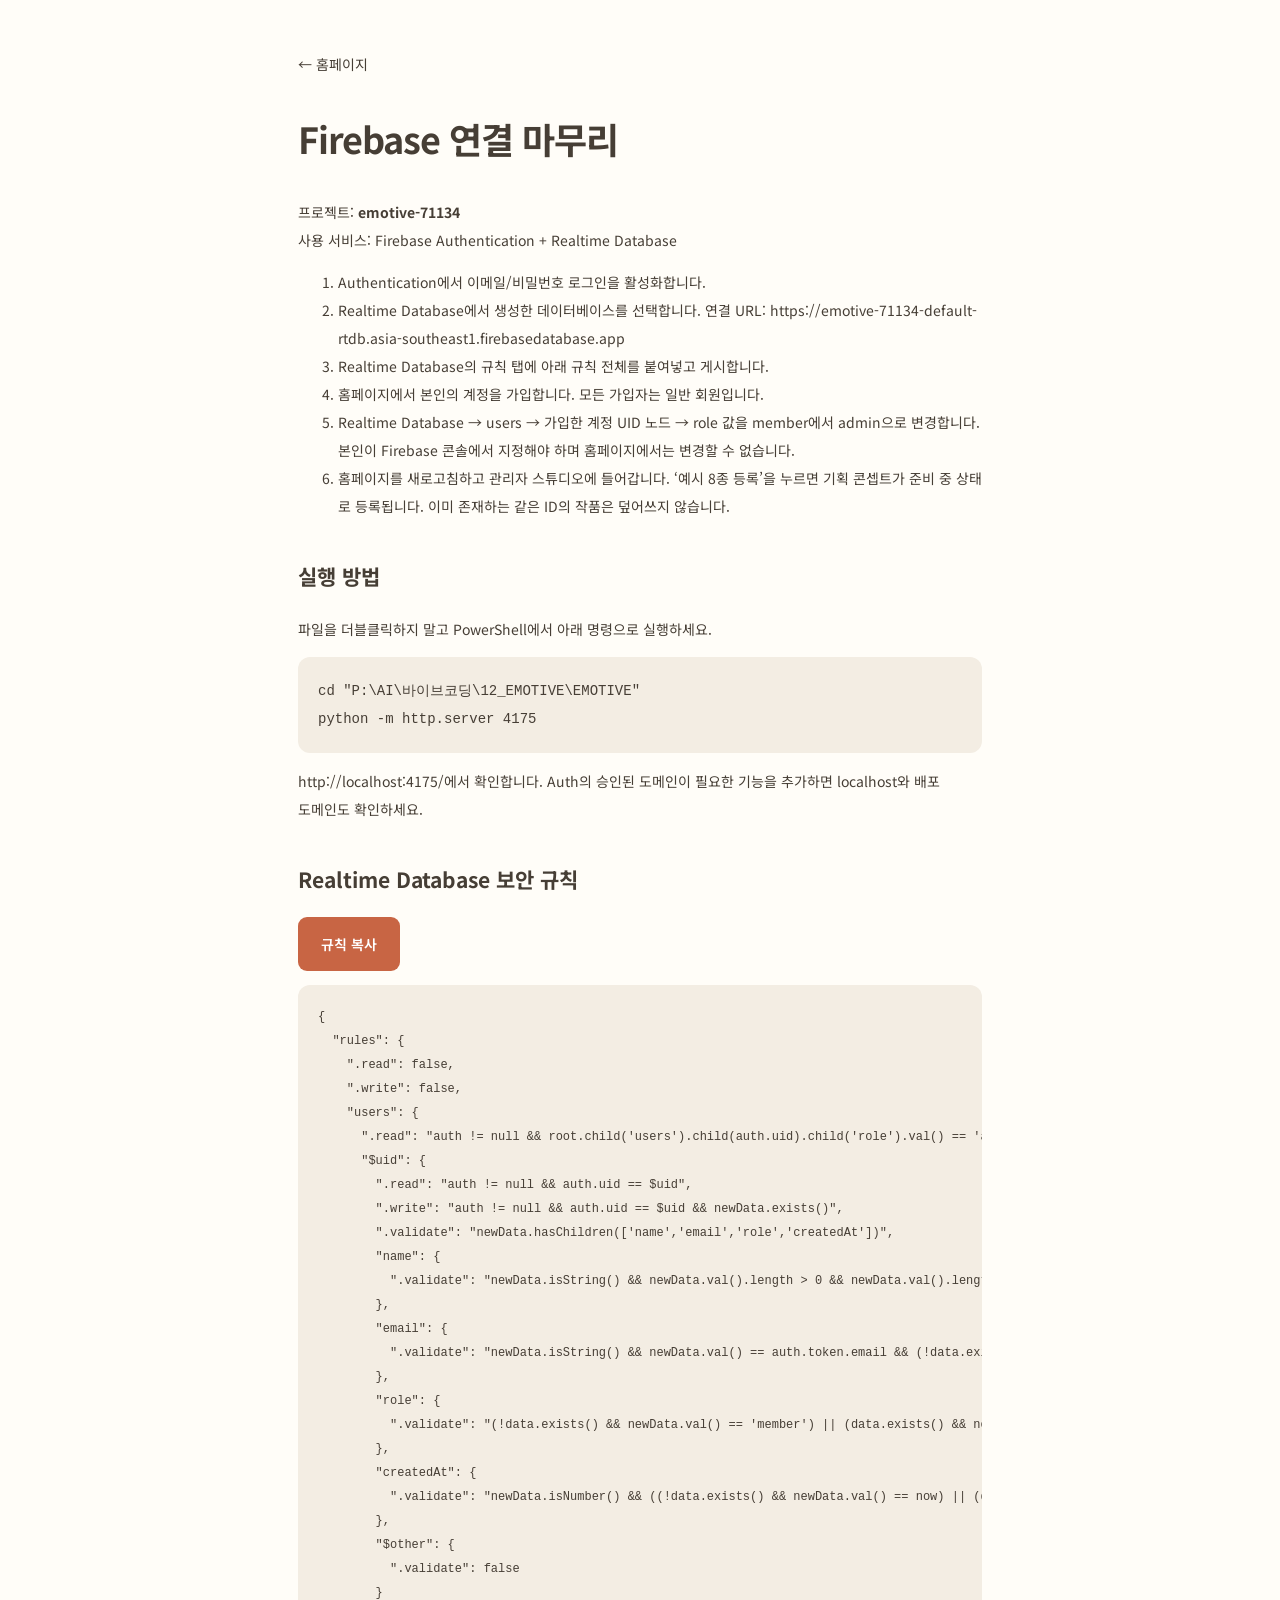
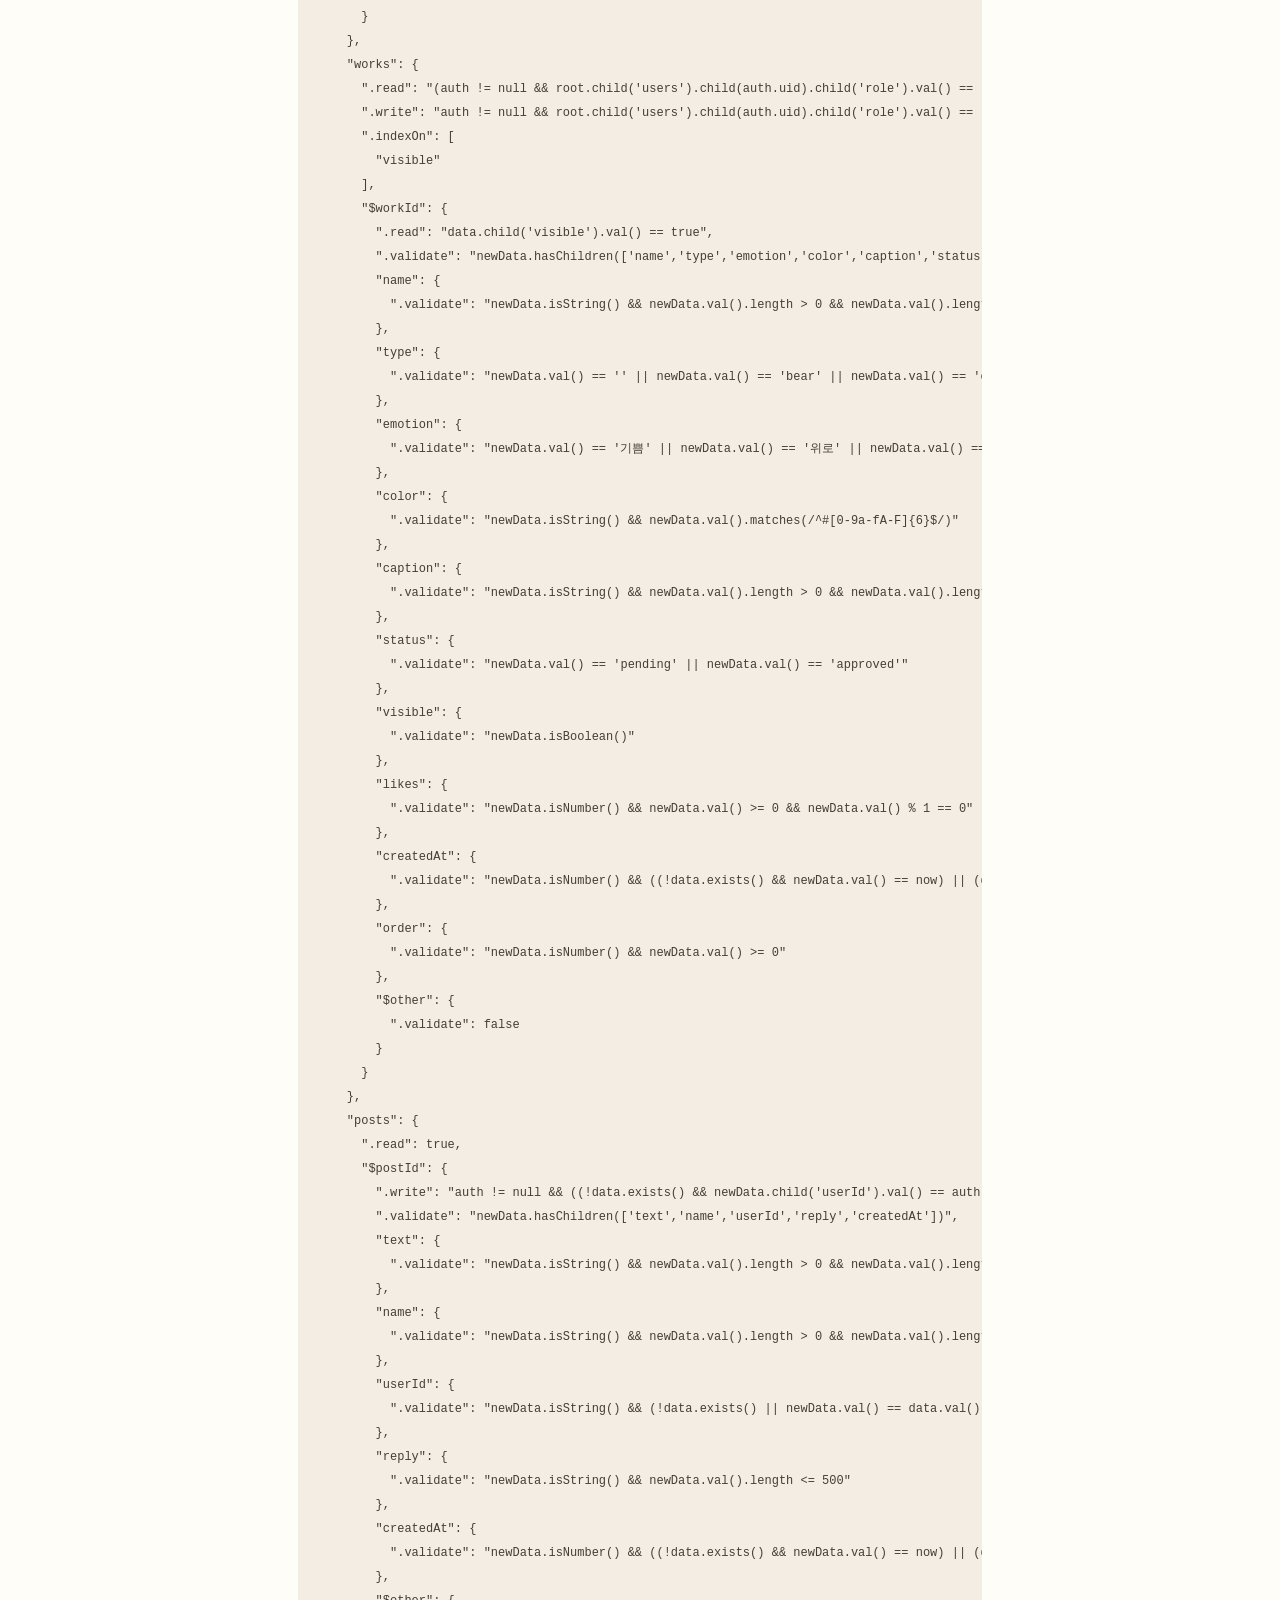
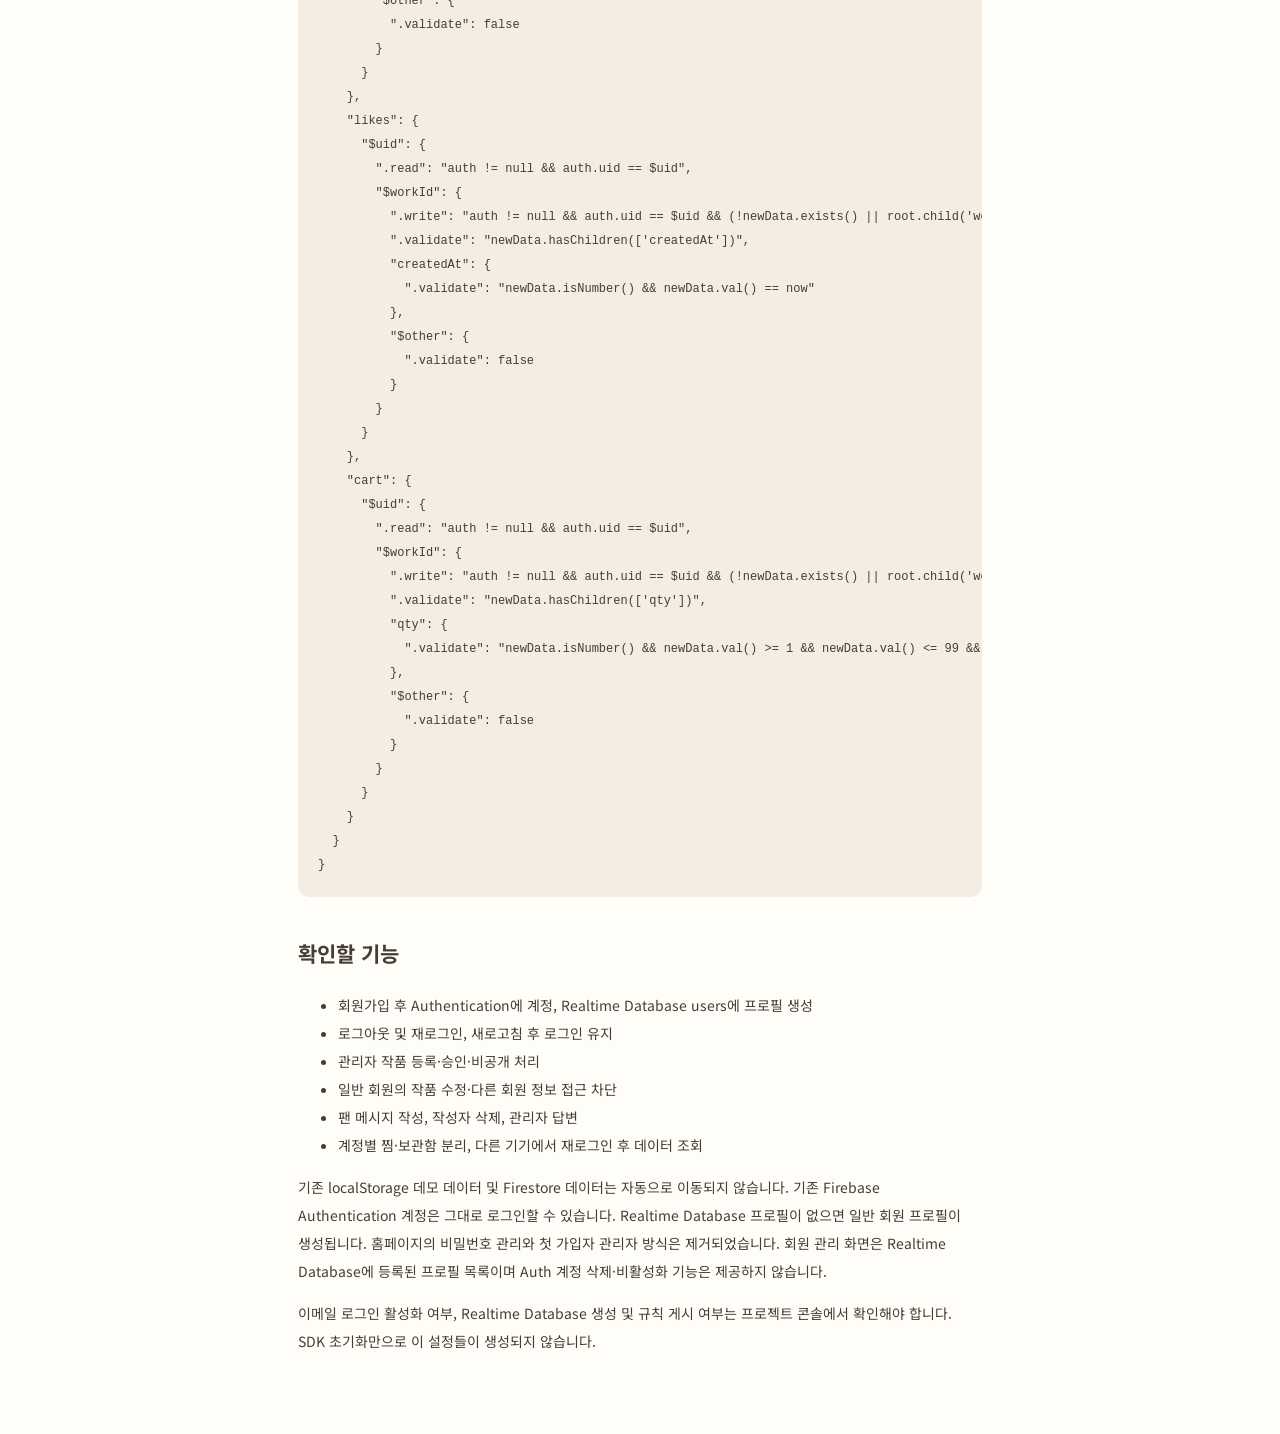
<file: firebase-setup.html>
<!doctype html><html lang="ko"><head><meta charset="utf-8"><meta name="viewport" content="width=device-width,initial-scale=1"><title>EMOTIVE Firebase 설정 안내</title><link rel="stylesheet" href="style.css"></head><body><main class="container page article"><a href="index.html">← 홈페이지</a><h1>Firebase 연결 마무리</h1><p>프로젝트: <strong>emotive-71134</strong><br>사용 서비스: Firebase Authentication + Realtime Database</p><ol><li><a href="https://console.firebase.google.com/project/emotive-71134/authentication/providers" target="_blank" rel="noopener">Authentication</a>에서 이메일/비밀번호 로그인을 활성화합니다.</li><li><a href="https://console.firebase.google.com/project/emotive-71134/database" target="_blank" rel="noopener">Realtime Database</a>에서 생성한 데이터베이스를 선택합니다. 연결 URL: https://emotive-71134-default-rtdb.asia-southeast1.firebasedatabase.app</li><li>Realtime Database의 규칙 탭에 아래 규칙 전체를 붙여넣고 게시합니다.</li><li>홈페이지에서 본인의 계정을 가입합니다. 모든 가입자는 일반 회원입니다.</li><li>Realtime Database → users → 가입한 계정 UID 노드 → role 값을 member에서 admin으로 변경합니다. 본인이 Firebase 콘솔에서 지정해야 하며 홈페이지에서는 변경할 수 없습니다.</li><li>홈페이지를 새로고침하고 관리자 스튜디오에 들어갑니다. ‘예시 8종 등록’을 누르면 기획 콘셉트가 준비 중 상태로 등록됩니다. 이미 존재하는 같은 ID의 작품은 덮어쓰지 않습니다.</li></ol><h2>실행 방법</h2><p>파일을 더블클릭하지 말고 PowerShell에서 아래 명령으로 실행하세요.</p><pre style="overflow:auto;background:#f3ede3;padding:20px;border-radius:12px">cd "P:\AI\바이브코딩\12_EMOTIVE\EMOTIVE"
python -m http.server 4175</pre><p><a href="http://localhost:4175/">http://localhost:4175/</a>에서 확인합니다. Auth의 승인된 도메인이 필요한 기능을 추가하면 localhost와 배포 도메인도 확인하세요.</p><h2>Realtime Database 보안 규칙</h2><button class="btn" id="copy">규칙 복사</button><p id="copy-status" role="status"></p><pre id="rules" style="white-space:pre;overflow:auto;background:#f3ede3;padding:20px;border-radius:12px;font-size:12px"></pre><h2>확인할 기능</h2><ul><li>회원가입 후 Authentication에 계정, Realtime Database users에 프로필 생성</li><li>로그아웃 및 재로그인, 새로고침 후 로그인 유지</li><li>관리자 작품 등록·승인·비공개 처리</li><li>일반 회원의 작품 수정·다른 회원 정보 접근 차단</li><li>팬 메시지 작성, 작성자 삭제, 관리자 답변</li><li>계정별 찜·보관함 분리, 다른 기기에서 재로그인 후 데이터 조회</li></ul><p>기존 localStorage 데모 데이터 및 Firestore 데이터는 자동으로 이동되지 않습니다. 기존 Firebase Authentication 계정은 그대로 로그인할 수 있습니다. Realtime Database 프로필이 없으면 일반 회원 프로필이 생성됩니다. 홈페이지의 비밀번호 관리와 첫 가입자 관리자 방식은 제거되었습니다. 회원 관리 화면은 Realtime Database에 등록된 프로필 목록이며 Auth 계정 삭제·비활성화 기능은 제공하지 않습니다.</p><p>이메일 로그인 활성화 여부, Realtime Database 생성 및 규칙 게시 여부는 프로젝트 콘솔에서 확인해야 합니다. SDK 초기화만으로 이 설정들이 생성되지 않습니다.</p></main><script type="module">import {realtimeRules} from './firebase-rules.js';document.querySelector('#rules').textContent=realtimeRules;document.querySelector('#copy').onclick=async()=>{try{await navigator.clipboard.writeText(realtimeRules);document.querySelector('#copy-status').textContent='복사했습니다. Realtime Database 규칙 탭에 붙여넣고 게시하세요.';}catch{document.querySelector('#copy-status').textContent='아래 규칙을 직접 선택하여 복사해 주세요.';}};</script></body></html>
</file>
<file: style.css>
@import url('https://fonts.googleapis.com/css2?family=Noto+Sans+KR:wght@400;500;600;700;800;900&display=swap');
:root{--paper:#fffdf8;--ink:#463e35;--muted:#82796e;--accent:#c86544;--line:#e9e2d6;--peach:#fae6d7}*{box-sizing:border-box}body{margin:0;background:var(--paper);color:var(--ink);font-family:'Noto Sans KR',sans-serif;font-size:14px}button,input,select,textarea{font:inherit}button,a,input,select,textarea{-webkit-tap-highlight-color:transparent}button,a{cursor:pointer}a{color:inherit;text-decoration:none}button{border:0;background:none;color:inherit}button:focus-visible,a:focus-visible{outline:3px solid #c86544;outline-offset:5px}header{height:94px;border-bottom:1px solid var(--line);display:flex;align-items:center;justify-content:space-between;padding:0 max(5%,calc((100% - 1240px)/2));gap:32px;background:var(--paper);position:sticky;top:0;z-index:10}.logo{font-size:25px;font-weight:900;letter-spacing:2px;display:flex;align-items:center;gap:9px}.ring{width:25px;height:25px;border:6px solid #8b7ca5;border-right-color:#55a8c7;border-bottom-color:#5476c6;border-radius:50%;transform:rotate(-25deg)}nav{display:flex;gap:32px;font-weight:600}nav a:hover{color:var(--accent)}.utilities{display:flex;align-items:center;gap:16px}.small{font-size:12px;color:var(--muted)}.pill,.btn{display:inline-flex;align-items:center;justify-content:center;gap:12px;border-radius:9px;padding:13px 23px;background:var(--accent);color:white;font-weight:600}.pill{padding:10px 17px;border-radius:30px;background:#f1e8dd;color:var(--ink)}.btn.secondary{background:transparent;color:var(--ink);border:1px solid #cbbfaf}.container{max-width:1240px;margin:auto;padding:0 28px}.hero{display:grid;grid-template-columns:1fr 1fr;align-items:center;min-height:550px;gap:30px;padding-top:40px;padding-bottom:45px}.eyebrow{font-size:12px;letter-spacing:2px;color:var(--accent);font-weight:700}.hero h1{font-size:53px;line-height:1.32;letter-spacing:-2.8px;margin:22px 0}.hero h1 span{color:var(--accent)}.hero p{color:var(--muted);line-height:1.9;font-size:15px;margin-bottom:30px}.actions{display:flex;gap:12px}.hero-note{display:flex;align-items:center;gap:12px;margin-top:28px;color:var(--muted);font-size:12px}.dots{letter-spacing:-8px;font-size:25px;color:#c9aa88;margin-right:10px}.stage{height:410px;position:relative;background:#f5ead7;border-radius:48% 48% 43% 43%;display:flex;align-items:center;justify-content:center;background-image:radial-gradient(#d9c9ad 1px,transparent 1px);background-size:22px 22px}.stage:before{content:'a little joy, every day';position:absolute;bottom:28px;font-family:Georgia,serif;font-style:italic;font-size:20px;color:#9e896c}.bubble{position:absolute;top:25px;left:18px;background:white;padding:13px 20px;border-radius:25px;transform:rotate(-9deg);box-shadow:0 4px 0 #e8dac3;font-weight:600}.star{position:absolute;right:20px;top:30px;font-size:36px;color:#cf9863}.character{position:relative;width:145px;height:144px;background:#fdf9ed;border:3px solid #665341;border-radius:47% 47% 42% 42%;box-shadow:inset -9px -8px 0 #ece3d0;display:inline-block}.character:before,.character:after{content:'';position:absolute;top:-40px;width:39px;height:67px;border:3px solid #665341;background:inherit;border-radius:60% 60% 10% 10%;z-index:0}.character:before{left:17px;transform:rotate(-16deg)}.character:after{right:17px;transform:rotate(16deg)}.face{position:absolute;inset:0;z-index:1}.eyes{position:absolute;top:52px;left:41px;width:8px;height:10px;background:#574431;border-radius:50%;box-shadow:48px 0 #574431}.mouth{position:absolute;top:70px;left:63px;width:16px;height:12px;border-bottom:3px solid #574431;border-radius:50%}.cheeks{position:absolute;top:72px;left:22px;width:23px;height:11px;background:#edb29f;border-radius:50%;box-shadow:76px 0 #edb29f}.character.bear{background:#d9ad83;border-radius:45%}.character.bear:before,.character.bear:after{top:-19px;height:43px;width:44px;border-radius:50%}.character.cat{background:#f1c875}.character.cat:before,.character.cat:after{height:44px;top:-22px;border-radius:8px 80% 0 0}.character.cloud{background:#fff; border-radius:45%;}.character.cloud:before,.character.cloud:after{top:-15px;height:60px;width:65px;border-radius:50%}.stage .character{transform:rotate(-10deg) scale(1.3);margin-right:60px;margin-top:30px}.stage .bear{position:absolute;right:38px;bottom:68px;transform:rotate(12deg) scale(.9);margin:0}.stage .cat{position:absolute;right:67px;top:42px;transform:rotate(12deg) scale(.55);margin:0}.floating{position:absolute;left:10px;bottom:50px;font-size:32px;transform:rotate(-20deg)}.quick{display:grid;grid-template-columns:repeat(4,1fr);border-top:1px solid var(--line);border-bottom:1px solid var(--line);padding:24px 0;margin-bottom:64px}.quick a{display:flex;align-items:center;justify-content:center;gap:16px;border-right:1px solid var(--line)}.quick a:last-child{border:0}.quick .icon{font-size:27px}.quick strong{display:block;font-size:14px}.quick small{display:block;color:var(--muted);font-size:11px;margin-top:5px}.section-head{display:flex;align-items:end;justify-content:space-between;margin-bottom:25px}.section-head h2{font-size:29px;letter-spacing:-1px;margin:8px 0}.section-head p{color:var(--muted);margin:0}.text-link{font-size:12px;border-bottom:1px solid #aa9881;padding-bottom:5px}.filters{display:flex;gap:10px;flex-wrap:wrap;margin-bottom:25px}.chip{padding:9px 20px;border:1px solid var(--line);border-radius:24px;font-size:12px;background:white}.chip.active{background:var(--ink);color:white;border-color:var(--ink)}.grid{display:grid;grid-template-columns:repeat(4,1fr);gap:23px}.art-card{position:relative}.art-image{height:228px;border-radius:18px;display:flex;align-items:center;justify-content:center;position:relative;overflow:hidden;background:#f2eadc}.art-image .character{transform:scale(.75);margin-top:25px;transition:transform .3s}.art-card:hover .character{transform:scale(.8) rotate(-5deg)}.art-image .caption{position:absolute;top:24px;font-weight:800;font-size:21px;letter-spacing:-1px}.heart{position:absolute;right:12px;bottom:12px;background:#fff9;width:33px;height:33px;border-radius:50%;font-size:19px}.heart.liked{color:#c86544}.badge{position:absolute;top:12px;left:12px;background:#fff9;font-size:10px;padding:4px 7px;border-radius:5px}.art-card h3{font-size:15px;margin:15px 0 7px}.art-card p{font-size:11px;color:var(--muted);margin:0}.meta{display:flex;justify-content:space-between;margin-top:12px;font-size:11px;color:var(--muted)}section{margin-bottom:65px}.story-row{display:grid;grid-template-columns:1.3fr 1fr;gap:25px;margin-top:60px}.story{background:#ecebdc;border-radius:20px;padding:32px;position:relative;min-height:250px;overflow:hidden}.story h2{font-size:25px;line-height:1.5;margin:12px 0}.story p{color:var(--muted);font-size:12px;line-height:1.8;max-width:280px}.story .character{position:absolute;right:26px;bottom:20px;transform:scale(.8) rotate(10deg)}.story.second{background:#f6e5d9}.story.second .character{right:5px;transform:scale(.65)}.lounge{display:grid;grid-template-columns:1fr 1fr;gap:55px}.post{padding:18px 0;border-bottom:1px solid var(--line);display:flex;justify-content:space-between;gap:15px}.post p{margin:6px 0 0;font-size:11px;color:var(--muted)}.about-banner{padding:38px;background:#f1e9dc;border-radius:18px;display:flex;justify-content:space-between;align-items:center}.about-banner h2{margin:0 0 10px}.about-banner p{color:var(--muted);margin:0}footer{border-top:1px solid var(--line);padding:45px 0 25px;background:#f8f4ec}.footer-top{display:flex;justify-content:space-between;gap:30px}.footer-top p{font-size:12px;color:var(--muted);line-height:1.9}.footer-bottom{border-top:1px solid var(--line);margin-top:30px;padding-top:20px;display:flex;justify-content:space-between;font-size:10px;color:var(--muted)}.menu-toggle{display:none}.page{min-height:65vh;padding-top:50px;padding-bottom:65px}.page h1{font-size:36px;letter-spacing:-1px}.search{padding:13px 16px;border:1px solid var(--line);border-radius:9px;background:white;width:100%;color:var(--ink)}.search-row{display:flex;gap:12px;margin:25px 0}.auth-wrap{max-width:440px;margin:50px auto;background:white;padding:35px;border:1px solid var(--line);border-radius:22px}.auth-wrap h1{font-size:28px;margin-top:8px}.auth-wrap p{color:var(--muted);font-size:12px;line-height:1.8}label{display:block;font-size:12px;font-weight:600;margin-bottom:16px}label input,label textarea,label select{display:block;width:100%;margin-top:8px;padding:13px;border:1px solid var(--line);border-radius:8px;background:var(--paper)}label.check{display:flex;align-items:center;gap:8px}label.check input{width:auto;margin:0}.full{width:100%}.error{color:#aa3d28!important;min-height:20px}.auth-link{text-align:center;margin-top:20px;font-size:12px}.notice{background:#f7eee1;padding:16px;border-radius:10px;color:var(--muted);font-size:12px;line-height:1.8;margin-bottom:24px}.admin-layout{display:grid;grid-template-columns:205px 1fr;gap:32px}.sidebar{background:#f3ede3;border-radius:18px;padding:22px;height:fit-content}.sidebar strong{display:block;margin-bottom:24px}.sidebar button{display:block;text-align:left;width:100%;padding:12px;border-radius:8px;margin-bottom:5px}.sidebar button.active{background:var(--ink);color:white}.stats{display:grid;grid-template-columns:repeat(4,1fr);gap:16px;margin:24px 0}.stat{background:white;border:1px solid var(--line);border-radius:14px;padding:21px}.stat span{font-size:12px;color:var(--muted)}.stat strong{display:block;font-size:28px;margin-top:12px}.panels{display:grid;grid-template-columns:1.6fr 1fr;gap:20px;margin-bottom:25px}.panel{background:white;border:1px solid var(--line);padding:24px;border-radius:16px}.panel h3{margin:0 0 22px;font-size:15px}.chart{height:170px;display:flex;align-items:end;gap:12px;border-bottom:1px solid var(--line);padding:10px 0 22px}.bar{flex:1;background:#dba17d;border-radius:6px 6px 0 0;position:relative;min-width:15px}.bar span{position:absolute;bottom:-21px;width:100%;text-align:center;font-size:9px;color:var(--muted)}.table-wrap{overflow:auto}table{width:100%;border-collapse:collapse;text-align:left;font-size:12px}th{color:var(--muted);font-weight:500}th,td{padding:14px 10px;border-bottom:1px solid var(--line);white-space:nowrap}.status{background:#efe9db;border-radius:20px;padding:5px 10px;font-size:10px}.status.approved{background:#e5efdf;color:#46613a}dialog{border:1px solid var(--line);border-radius:20px;max-width:520px;width:calc(100% - 32px);padding:30px;color:var(--ink);background:var(--paper)}dialog::backdrop{background:#372c2355;backdrop-filter:blur(3px)}.close{float:right;font-size:24px}.detail-image{height:220px;display:flex;align-items:center;justify-content:center;border-radius:15px;margin:20px 0}.detail-image .character{transform:scale(.9)}#toast{position:fixed;bottom:28px;left:50%;transform:translateX(-50%) translateY(100px);background:var(--ink);color:white;padding:13px 24px;border-radius:12px;z-index:50;transition:.3s;font-size:13px;max-width:90%;text-align:center}#toast.show{transform:translateX(-50%) translateY(0)}.empty{padding:60px;text-align:center;color:var(--muted)}.article{max-width:740px;margin:auto;line-height:2}.article h2{margin-top:35px}.article blockquote{border-left:3px solid var(--accent);padding:20px;font-size:22px;background:#f5ecde}.article .portrait{background:#eae9db;padding:55px;text-align:center;border-radius:20px}.cart-row{display:flex;justify-content:space-between;align-items:center;padding:22px 0;border-bottom:1px solid var(--line)}.cart-row button{border:1px solid var(--line);padding:7px 12px;border-radius:7px}.hidden{display:none!important}@media(max-width:1000px){nav{gap:15px;font-size:12px}header{padding:0 25px;gap:15px}.hero h1{font-size:42px}.grid{grid-template-columns:repeat(2,1fr)}.stage{height:360px}.stats{grid-template-columns:repeat(2,1fr)}.panels{grid-template-columns:1fr}}@media(max-width:900px){header{height:72px;padding:0 20px}.logo{font-size:21px}.utilities{gap:10px}.utilities .search-button{display:none}.menu-toggle{display:block;font-size:22px}nav{display:none;position:absolute;top:72px;left:0;right:0;background:var(--paper);padding:25px;flex-direction:column;border-bottom:1px solid var(--line)}nav.open{display:flex}.container{padding:0 20px}.hero{grid-template-columns:1fr;padding-top:38px;gap:35px}.hero h1{font-size:39px}.stage{height:310px;max-width:440px;width:100%;margin:auto}.stage .character{transform:scale(1) rotate(-10deg);margin-right:45px}.stage .bear{transform:scale(.7) rotate(12deg);right:12px;bottom:45px}.stage .cat{transform:scale(.45);right:35px;top:5px}.quick{grid-template-columns:1fr 1fr;gap:25px;padding:25px 0;margin-bottom:40px}.quick a{justify-content:start;padding-left:10px}.quick a:nth-child(2){border:0}.quick .icon{font-size:22px}.grid{gap:15px}.art-image{height:185px}.art-image .character{transform:scale(.6)}.art-card:hover .character{transform:scale(.65)}.art-image .caption{font-size:17px}.section-head h2{font-size:25px}.section-head p{font-size:12px}.story-row,.lounge{grid-template-columns:1fr;gap:20px}.story{padding:25px}.story h2{font-size:23px;max-width:230px}.story .character{right:-10px;transform:scale(.65)}.story p{max-width:220px}.about-banner{padding:28px;display:block}.about-banner .btn{margin-top:20px}.footer-top{flex-direction:column;gap:10px}.footer-bottom{gap:20px;line-height:1.8}.admin-layout{grid-template-columns:1fr}.sidebar{display:flex;flex-wrap:wrap;gap:3px;padding:12px}.sidebar strong{width:100%;margin:10px}.sidebar button{width:auto;font-size:11px;padding:10px}.stats{gap:10px}.stat{padding:17px}.stat strong{font-size:24px}.auth-wrap{padding:27px;margin:25px 0}.page h1{font-size:29px}.actions .btn{padding:13px 16px;font-size:12px}.search-row{flex-wrap:wrap}.search-row select{width:100%}.art-card h3{font-size:13px}.meta{font-size:10px}.article blockquote{font-size:18px}}@media(prefers-reduced-motion:reduce){*{scroll-behavior:auto!important;transition:none!important}} 
.logo img{width:170px;height:auto;display:block}@media(max-width:900px){.logo img{width:125px}.utilities{font-size:11px}.pill{padding:9px 12px}}

h1,h2,h3,p,a,button{word-break:keep-all}header nav a,.utilities a{white-space:nowrap}.hero h1{font-size:clamp(36px,4.1vw,53px)}@media(max-width:900px){.hero h1{font-size:clamp(34px,5.8vw,44px)}.hero{min-height:auto}.hero-note{line-height:1.8}.dots{white-space:nowrap}.art-image .caption{padding:0 10px}}
</file>
